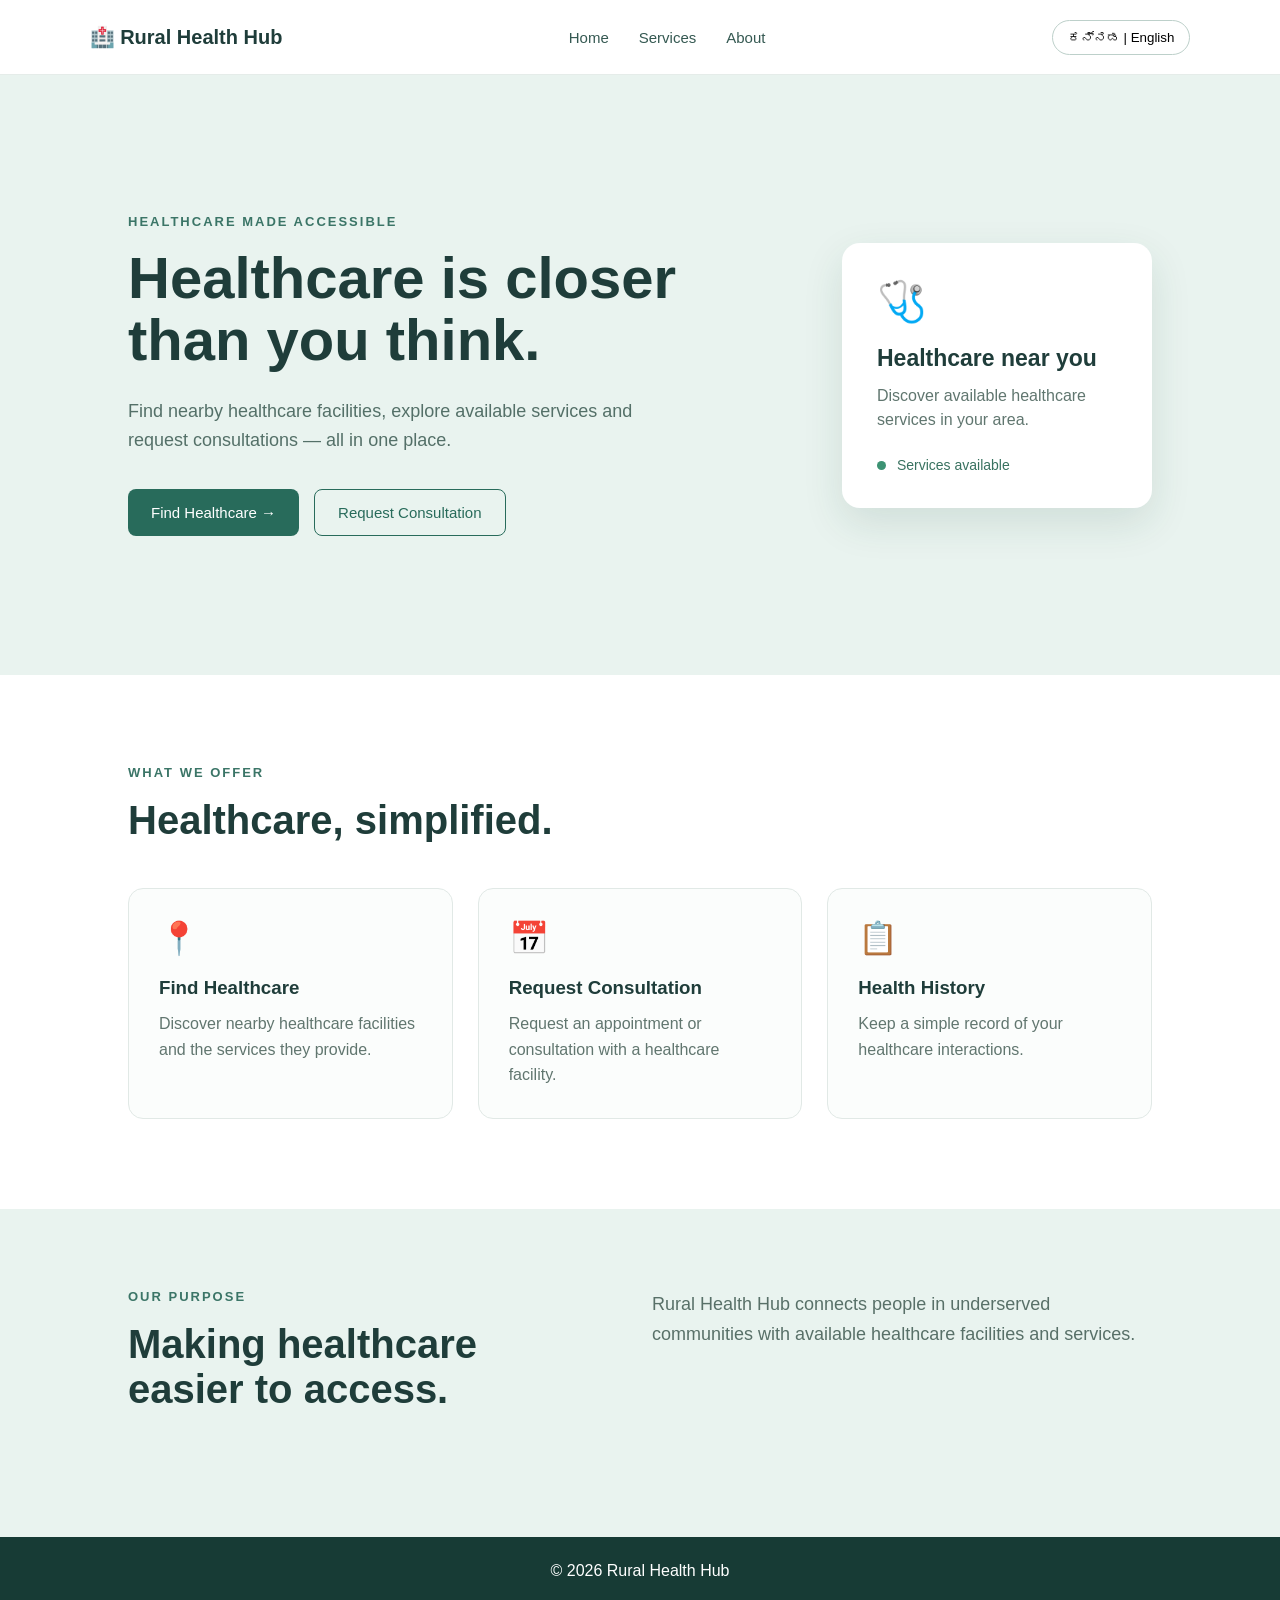
<file: Frontend/index.html>
<!DOCTYPE html>
<html lang="en">

<head>
    <meta charset="UTF-8">
    <meta name="viewport" content="width=device-width, initial-scale=1.0">

    <title>Rural Health Hub</title>

    <link rel="stylesheet" href="style.css">
</head>

<body>

    <!-- Navigation Bar -->
    <nav class="navbar">

        <div class="logo">
            🏥 Rural Health Hub
        </div>

        <div class="nav-links">
            <a href="index.html">Home</a>
            <a href="#services">Services</a>
            <a href="#about">About</a>
        </div>

        <button class="language-btn">ಕನ್ನಡ | English</button>

    </nav>


    <!-- Hero Section -->
    <section class="hero">

        <div class="hero-content">

            <p class="tagline">
                HEALTHCARE MADE ACCESSIBLE
            </p>

            <h1>
                Healthcare is closer<br>
                than you think.
            </h1>

            <p class="hero-text">
                Find nearby healthcare facilities, explore available
                services and request consultations — all in one place.
            </p>

            <div class="hero-buttons">

                <button id="findButton" class="primary-btn">
                    Find Healthcare →
                </button>

                <button class="secondary-btn">
                    Request Consultation
                </button>

            </div>

        </div>


        <div class="hero-card">

            <div class="card-icon">
                🩺
            </div>

            <h3>Healthcare near you</h3>

            <p>
                Discover available healthcare services
                in your area.
            </p>

            <div class="availability">
                <span class="dot"></span>
                Services available
            </div>

        </div>

    </section>


    <!-- Services Section -->
    <section id="services" class="services">

        <p class="section-label">
            WHAT WE OFFER
        </p>

        <h2>
            Healthcare, simplified.
        </h2>

        <div class="service-container">

            <div class="service-card">
                <div class="service-icon">📍</div>

                <h3>Find Healthcare</h3>

                <p>
                    Discover nearby healthcare facilities
                    and the services they provide.
                </p>
            </div>


            <div class="service-card">
                <div class="service-icon">📅</div>

                <h3>Request Consultation</h3>

                <p>
                    Request an appointment or consultation
                    with a healthcare facility.
                </p>
            </div>


            <div class="service-card"
        onclick="window.location.href='health-history.html'"
        style="cursor: pointer;">

        <div class="service-icon">📋</div>

        <h3>Health History</h3>

        <p>
        Keep a simple record of your
        healthcare interactions.
        </p>

        </div>

        </div>

    </section>


    <!-- About Section -->
    <section id="about" class="about">

        <div>
            <p class="section-label">
                OUR PURPOSE
            </p>

            <h2>
                Making healthcare easier to access.
            </h2>
        </div>

        <p>
            Rural Health Hub connects people in underserved
            communities with available healthcare facilities
            and services.
        </p>

    </section>


    <footer>

        <p>
            © 2026 Rural Health Hub
        </p>

    </footer>


    <script src="script.js"></script>

</body>

</html>
</file>
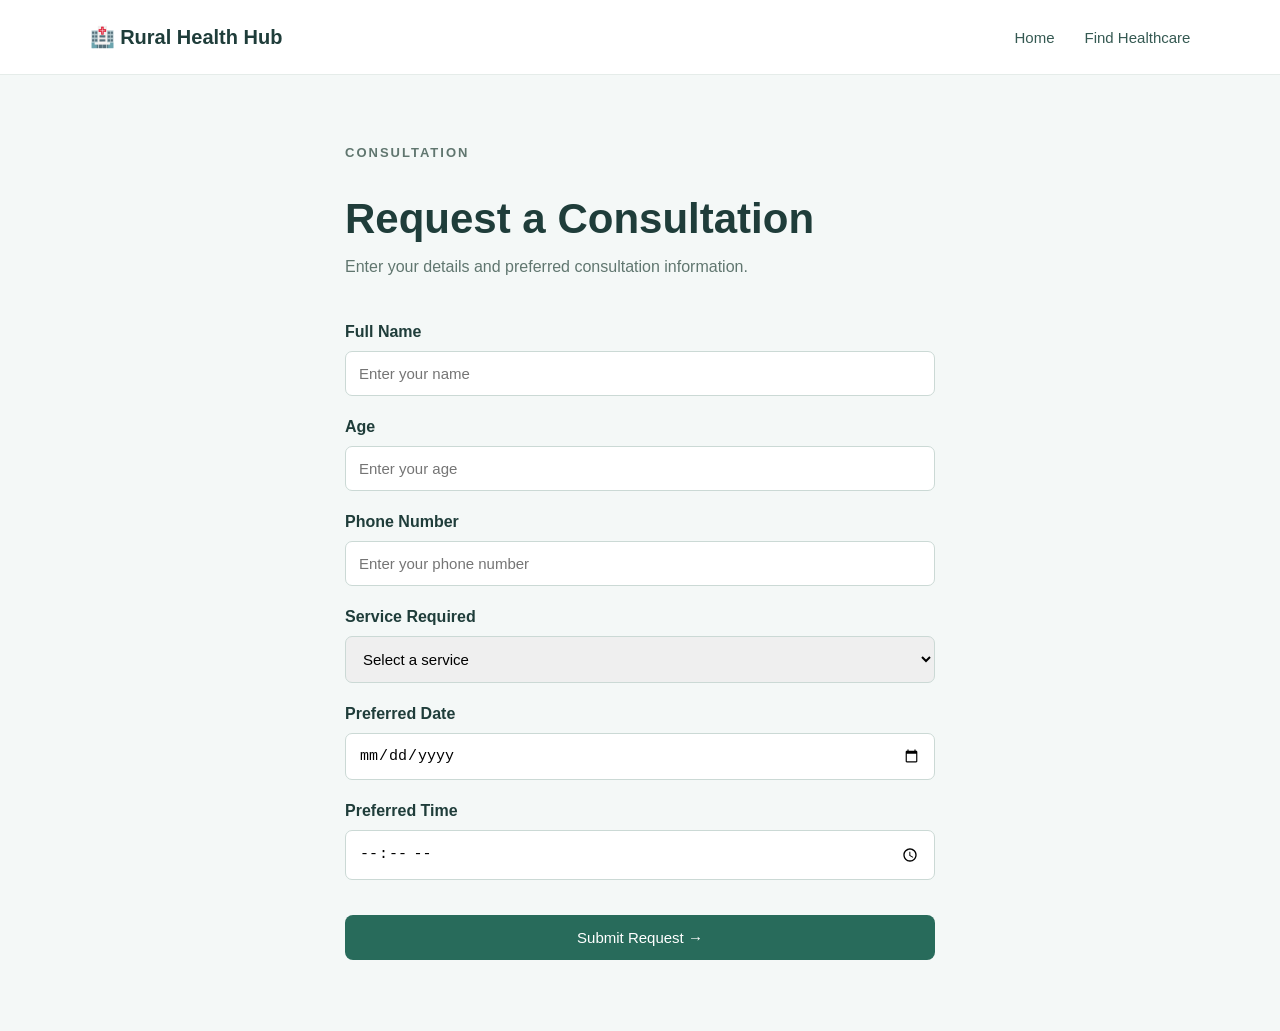
<file: Frontend/appointment.html>
<!DOCTYPE html>
<html lang="en">

<head>
    <meta charset="UTF-8">
    <meta name="viewport" content="width=device-width, initial-scale=1.0">

    <title>Request Consultation | Rural Health Hub</title>

    <link rel="stylesheet" href="style.css">
</head>

<body>

    <nav class="navbar">

        <div class="logo">
            🏥 Rural Health Hub
        </div>

        <div class="nav-links">
            <a href="index.html">Home</a>
            <a href="facilities.html">Find Healthcare</a>
        </div>

    </nav>


    <section class="appointment-section">

        <p class="section-label">
            CONSULTATION
        </p>

        <h1>Request a Consultation</h1>

        <p>
            Enter your details and preferred consultation information.
        </p>


        <form id="appointmentForm">

            <label for="name">
                Full Name
            </label>

            <input
                type="text"
                id="name"
                name="name"
                placeholder="Enter your name"
                required
            >


            <label for="age">
                Age
            </label>

            <input
                type="number"
                id="age"
                name="age"
                placeholder="Enter your age"
                required
            >


            <label for="phone">
                Phone Number
            </label>

            <input
                type="tel"
                id="phone"
                name="phone"
                placeholder="Enter your phone number"
                required
            >


            <label for="service">
                Service Required
            </label>

            <select id="service" name="service" required>

                <option value="">
                    Select a service
                </option>

                <option value="General Consultation">
                    General Consultation
                </option>

                <option value="Vaccination">
                    Vaccination
                </option>

                <option value="Basic Diagnostics">
                    Basic Diagnostics
                </option>

            </select>


            <label for="date">
                Preferred Date
            </label>

            <input
                type="date"
                id="date"
                name="date"
                required
            >


            <label for="time">
                Preferred Time
            </label>

            <input
                type="time"
                id="time"
                name="time"
                required
            >


            <button
                type="submit"
                class="primary-btn">

                Submit Request →

            </button>

        </form>

    </section>


    <script src="script.js"></script>

</body>

</html>
</file>
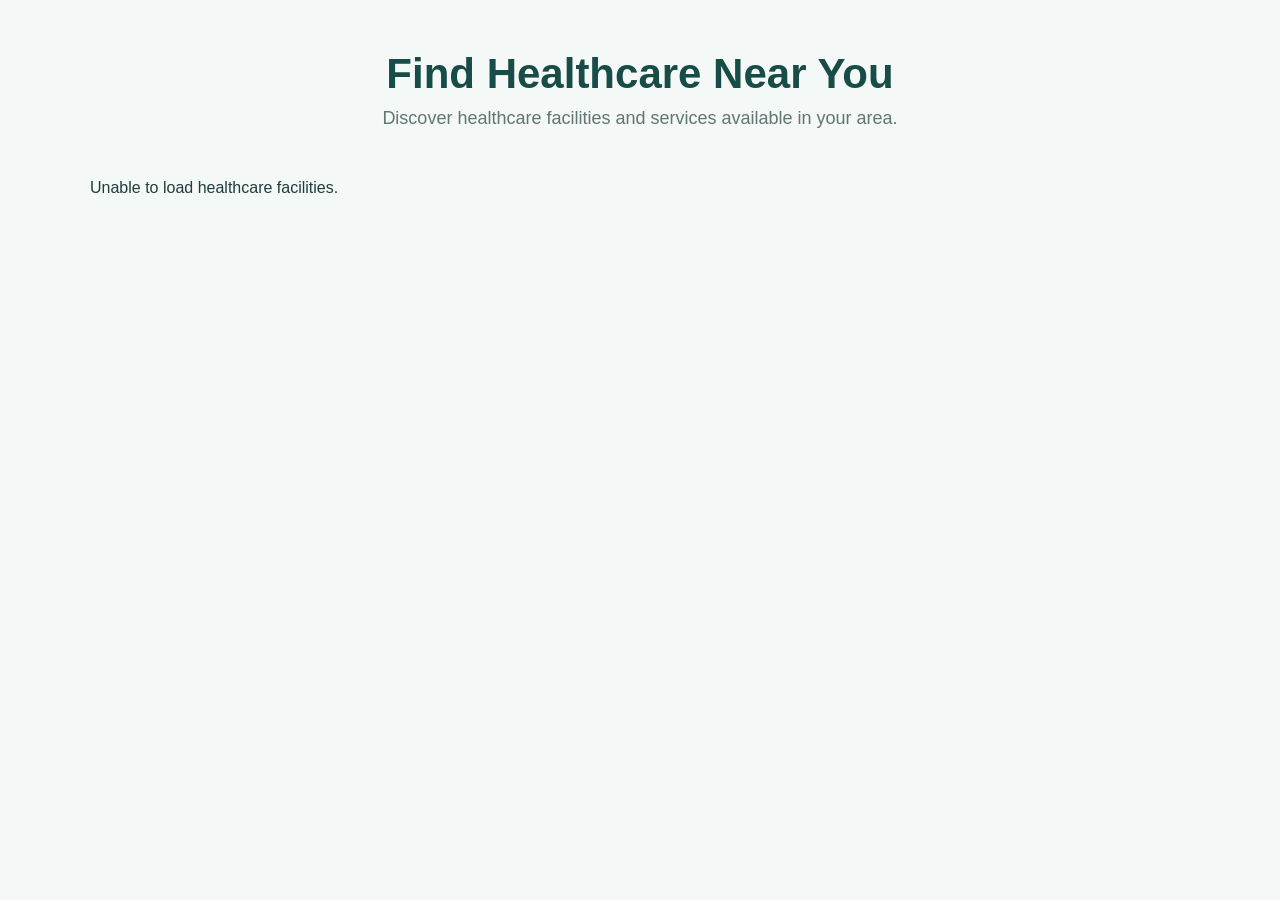
<file: Frontend/facilities.html>
<!DOCTYPE html>
<html lang="en">

<head>
    <meta charset="UTF-8">
    <meta name="viewport" content="width=device-width, initial-scale=1.0">

    <title>Find Healthcare</title>

    <link rel="stylesheet" href="style.css">
</head>

<body>
    <div class="facilities-header">
    <h1>Find Healthcare Near You</h1>

    <p>
        Discover healthcare facilities and services available in your area.
    </p>
    </div>
    <div id="facilitiesContainer">
        <p>Loading healthcare facilities...</p>
    </div>


    <script>

        fetch("https://ruralhealthhub-production.up.railway.app/api/facilities")
            .then(response => response.json())
            .then(facilities => {

                const container = document.getElementById("facilitiesContainer");

                container.innerHTML = "";

                facilities.forEach(facility => {

                    const services = facility.services.split(",");

                    let servicesList = "";

                    services.forEach(service => {
                        servicesList += `<span class="service-item">${service.trim()}</span>`;
                    });

                    container.innerHTML += `
                        <div class="facility-card">
                            <h2>${facility.name}</h2>

                            <p>📍 ${facility.location}</p>

                            <p>Services:</p>

                            <ul>
                                ${servicesList}
                            </ul>

                            <button onclick="window.location.href='facility-details.html?id=${facility.id}'">
                                View Services
                            </button>
                        </div>
                    `;

                });

            })
            .catch(error => {

                console.error("Error:", error);

                document.getElementById("facilitiesContainer").innerHTML =
                    "<p>Unable to load healthcare facilities.</p>";

            });

    </script>

</body>

</html>
</file>
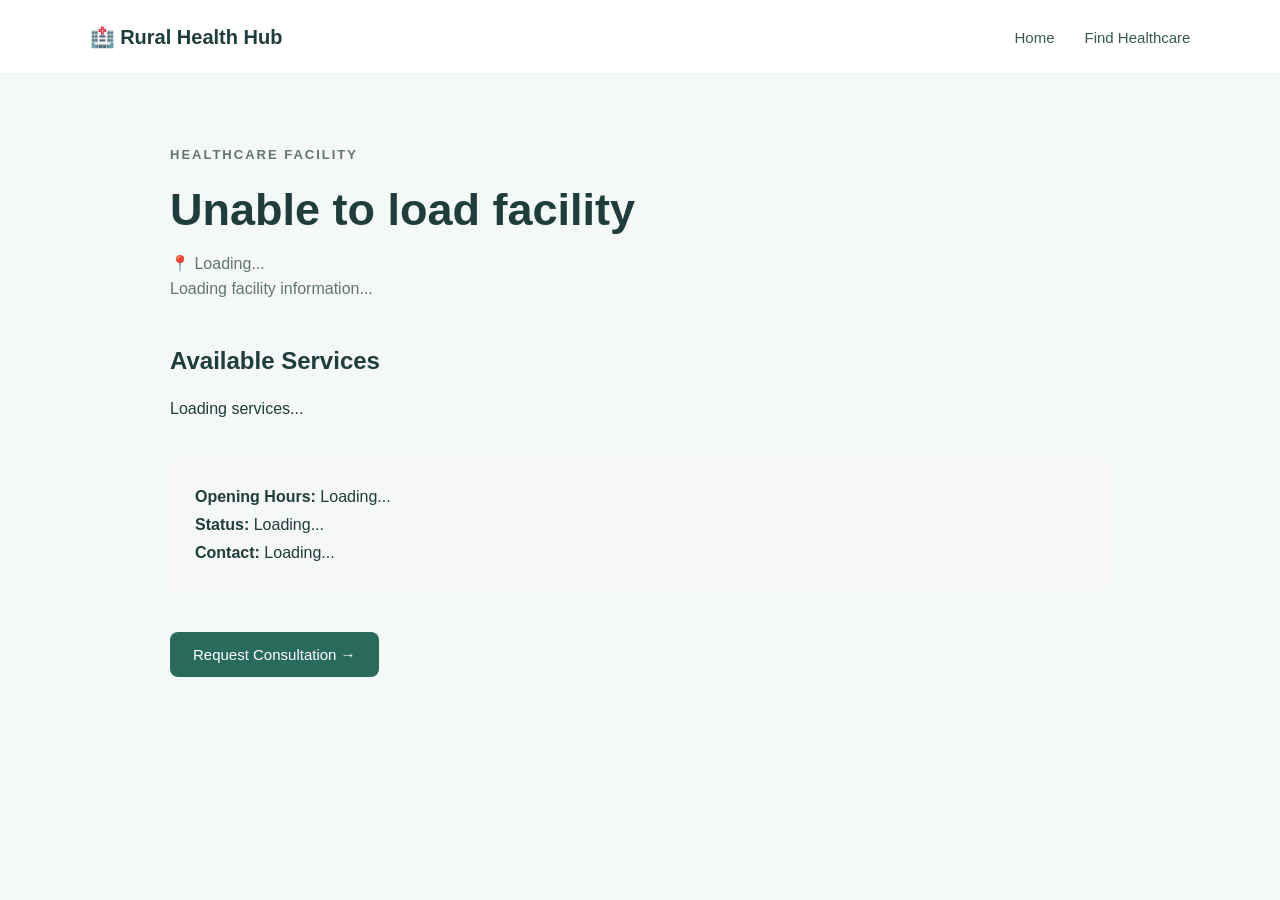
<file: Frontend/facility-details.html>
<!DOCTYPE html>
<html lang="en">

<head>
    <meta charset="UTF-8">
    <meta name="viewport" content="width=device-width, initial-scale=1.0">

    <title>Facility Details | Rural Health Hub</title>

    <link rel="stylesheet" href="style.css">
</head>

<body>

    <nav class="navbar">

        <div class="logo">
            🏥 Rural Health Hub
        </div>

        <div class="nav-links">
            <a href="index.html">Home</a>
            <a href="facilities.html">Find Healthcare</a>
        </div>

    </nav>


    <section class="facility-details">

        <p class="section-label">
            HEALTHCARE FACILITY
        </p>

        <h1 id="facilityName">Loading...</h1>

        <p class="location" id="facilityLocation">
            📍 Loading...
        </p>

        <p id="facilityDescription">
            Loading facility information...
        </p>


        <h2>Available Services</h2>

        <div class="available-services" id="servicesContainer">
            Loading services...
        </div>


        <div class="facility-info">

            <p>
                <strong>Opening Hours:</strong>
                <span id="openingHours">Loading...</span>
            </p>

            <p>
                <strong>Status:</strong>
                <span id="facilityStatus">Loading...</span>
            </p>

            <p>
                <strong>Contact:</strong>
                <span id="facilityContact">Loading...</span>
            </p>

        </div>


        <button
            class="primary-btn"
            id="consultationButton">

            Request Consultation →

        </button>

    </section>


    <script src="script.js"></script>

    <script>

        // Get facility ID from the URL

        const urlParams = new URLSearchParams(window.location.search);
        const facilityId = urlParams.get("id");


        // Get facility information from Flask

        fetch(`https://ruralhealthhub-production.up.railway.app/api/facilities/${facilityId}`)

            .then(response => response.json())

            .then(facility => {

                document.getElementById("facilityName").textContent =
                    facility.name;

                document.getElementById("facilityLocation").textContent =
                    "📍 " + facility.location;

                document.getElementById("facilityDescription").textContent =
                    facility.description;

                document.getElementById("openingHours").textContent =
                    facility.opening_hours;

                document.getElementById("facilityStatus").textContent =
                    facility.status;

                document.getElementById("facilityContact").textContent =
                    facility.contact;


                const servicesContainer =
                    document.getElementById("servicesContainer");

                servicesContainer.innerHTML = "";


                const services = facility.services.split(",");


                services.forEach(service => {

                    servicesContainer.innerHTML += `
                        <div class="available-service">
                            🩺
                            <h3>${service.trim()}</h3>
                            <p>Healthcare service available at this facility.</p>
                        </div>
                    `;

                });

            })

            .catch(error => {

                console.error("Error:", error);

                document.getElementById("facilityName").textContent =
                    "Unable to load facility";

            });

    </script>

</body>

</html>
</file>
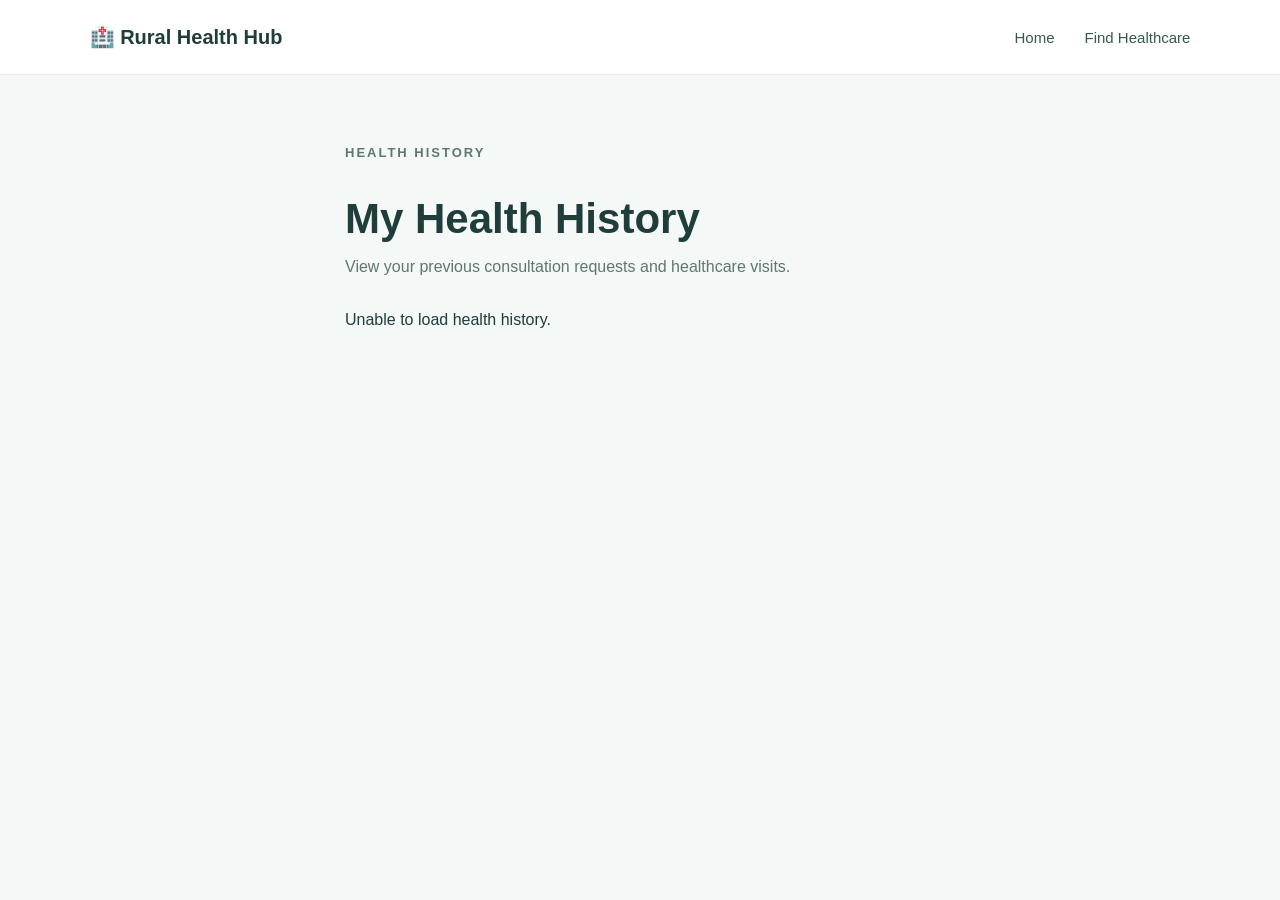
<file: Frontend/health-history.html>
<!DOCTYPE html>
<html lang="en">

<head>
    <meta charset="UTF-8">
    <meta name="viewport" content="width=device-width, initial-scale=1.0">

    <title>Health History | Rural Health Hub</title>

    <link rel="stylesheet" href="style.css">
</head>

<body>

    <nav class="navbar">

        <div class="logo">
            🏥 Rural Health Hub
        </div>

        <div class="nav-links">
            <a href="index.html">Home</a>
            <a href="facilities.html">Find Healthcare</a>
        </div>

    </nav>


    <section class="appointment-section">

        <p class="section-label">
            HEALTH HISTORY
        </p>

        <h1>My Health History</h1>

        <p>
            View your previous consultation requests and healthcare visits.
        </p>

        <div id="historyContainer">

            <p>Loading health history...</p>

        </div>

    </section>


    <script>

       const patientId = localStorage.getItem("patient_id");

        fetch(`https://ruralhealthhub-production.up.railway.app/api/health-history/${patientId}`)

            .then(response => response.json())

            .then(history => {

                const container =
                    document.getElementById("historyContainer");

                container.innerHTML = "";


                if (history.length === 0) {

                    container.innerHTML =
                        "<p>No health history found.</p>";

                    return;

                }


                history.forEach(record => {

                    container.innerHTML += `

                        <div>

                            <h2>${record.service}</h2>

                            <p>
                                🏥 ${record.facility_name}
                            </p>

                            <p>
                                📅 ${record.preferred_date}
                            </p>

                            <p>
                                🕐 ${record.preferred_time}
                            </p>

                            <p>
                                Status: ${record.status}
                            </p>

                        </div>

                    `;

                });

            })

            .catch(error => {

                console.error("Error:", error);

                document.getElementById("historyContainer").innerHTML =
                    "<p>Unable to load health history.</p>";

            });

    </script>

</body>

</html>
</file>
<file: Frontend/style.css>
* {
    margin: 0;
    padding: 0;
    box-sizing: border-box;
}

body {
    font-family: Arial, sans-serif;
    background: #f5f8f7;
    color: #173b35;
}


/* NAVBAR */

.navbar {
    height: 75px;
    display: flex;
    align-items: center;
    justify-content: space-between;

    padding: 0 7%;

    background: white;
    border-bottom: 1px solid #e5ece9;
}

.logo {
    font-size: 20px;
    font-weight: bold;
}

.nav-links {
    display: flex;
    gap: 30px;
}

.nav-links a {
    text-decoration: none;
    color: #355952;
    font-size: 15px;
}

.language-btn {
    border: 1px solid #bdd0ca;
    background: white;
    padding: 9px 15px;
    border-radius: 20px;
    cursor: pointer;
}


/* HERO */

.hero {
    min-height: 600px;

    display: flex;
    align-items: center;
    justify-content: space-between;

    padding: 80px 10%;

    background: #e9f3ef;
}

.hero-content {
    max-width: 600px;
}

.tagline,
.section-label {
    font-size: 13px;
    font-weight: bold;
    letter-spacing: 2px;
    color: #3b7567;
    margin-bottom: 18px;
}

.hero h1 {
    font-size: 58px;
    line-height: 1.08;
    margin-bottom: 25px;
}

.hero-text {
    font-size: 18px;
    line-height: 1.6;
    color: #547068;
    max-width: 530px;
}


/* BUTTONS */

.hero-buttons {
    display: flex;
    gap: 15px;
    margin-top: 35px;
}

.primary-btn,
.secondary-btn {
    padding: 14px 23px;
    border-radius: 8px;
    font-size: 15px;
    cursor: pointer;
}

.primary-btn {
    border: none;
    background: #286b5b;
    color: white;
}

.secondary-btn {
    border: 1px solid #286b5b;
    background: transparent;
    color: #286b5b;
}


/* HERO CARD */

.hero-card {
    width: 310px;
    padding: 35px;

    background: white;
    border-radius: 18px;

    box-shadow: 0 15px 40px rgba(25, 70, 60, 0.12);
}

.card-icon {
    font-size: 40px;
    margin-bottom: 20px;
}

.hero-card h3 {
    font-size: 23px;
    margin-bottom: 12px;
}

.hero-card p {
    color: #60766f;
    line-height: 1.5;
}

.availability {
    margin-top: 25px;
    font-size: 14px;
    color: #397260;
}

.dot {
    display: inline-block;

    width: 9px;
    height: 9px;

    background: #3c9273;
    border-radius: 50%;

    margin-right: 7px;
}


/* SERVICES */

.services {
    padding: 90px 10%;
    background: white;
}

.services h2,
.about h2 {
    font-size: 40px;
    margin-bottom: 45px;
}

.service-container {
    display: flex;
    gap: 25px;
}

.service-card {
    flex: 1;

    padding: 30px;

    border: 1px solid #e1e9e6;
    border-radius: 15px;

    background: #fbfdfc;
}

.service-icon {
    font-size: 32px;
    margin-bottom: 20px;
}

.service-card h3 {
    margin-bottom: 12px;
}

.service-card p {
    color: #61766f;
    line-height: 1.6;
}


/* ABOUT */

.about {
    padding: 80px 10%;

    display: flex;
    justify-content: space-between;
    gap: 60px;

    background: #e9f3ef;
}

.about h2 {
    max-width: 500px;
}

.about > p {
    max-width: 500px;

    font-size: 18px;
    line-height: 1.7;

    color: #587068;
}


/* FOOTER */

footer {
    padding: 25px 10%;
    background: #173b35;
    color: white;
    text-align: center;
}


/* MOBILE */

@media (max-width: 800px) {

    .nav-links {
        display: none;
    }

    .hero {
        flex-direction: column;
        gap: 50px;
        text-align: center;
    }

    .hero h1 {
        font-size: 42px;
    }

    .hero-buttons {
        justify-content: center;
        flex-wrap: wrap;
    }

    .service-container {
        flex-direction: column;
    }

    .about {
        flex-direction: column;
    }

}
/* FACILITY DETAILS */

.facility-details {
    max-width: 1000px;
    margin: auto;
    padding: 70px 30px;
}

.facility-details h1 {
    font-size: 45px;
    margin-bottom: 15px;
}

.facility-details > p {
    max-width: 650px;
    line-height: 1.6;
    color: #60766f;
}

.facility-details h2 {
    margin-top: 45px;
    margin-bottom: 25px;
}

.available-services {
    display: grid;
    grid-template-columns: repeat(3, 1fr);
    gap: 20px;
}

.available-service {
    padding: 25px;
    background: #e9f3ef;
    border-radius: 12px;
}

.available-service h3 {
    margin: 15px 0 10px;
}

.available-service p {
    color: #60766f;
    line-height: 1.5;
}

.facility-info {
    margin: 35px 0;
    padding: 25px;
    background: #f5f8f7;
    border-radius: 12px;
}

.facility-info p {
    margin: 10px 0;
}


/* MOBILE */

@media (max-width: 800px) {

    .available-services {
        grid-template-columns: 1fr;
    }

}
/* APPOINTMENT */

.appointment-section {
    max-width: 650px;
    margin: auto;
    padding: 70px 30px;
}

.appointment-section h1 {
    font-size: 42px;
    margin-bottom: 15px;
}

.appointment-section > p {
    color: #60766f;
    margin-bottom: 35px;
}

#appointmentForm {
    display: flex;
    flex-direction: column;
    gap: 10px;
}

#appointmentForm label {
    margin-top: 12px;
    font-weight: bold;
}

#appointmentForm input,
#appointmentForm select {
    padding: 13px;

    border: 1px solid #cbd9d5;
    border-radius: 7px;

    font-size: 15px;
}

#appointmentForm button {
    margin-top: 25px;
}
/* =========================
   FACILITIES PAGE
========================= */

body {
    margin: 0;
    font-family: Arial, sans-serif;
    background: #f4f8f7;
    color: #1f3d3a;
}

.facilities-header {
    text-align: center;
    padding: 50px 20px 30px;
}

.facilities-header h1 {
    font-size: 42px;
    margin-bottom: 10px;
    color: #174c47;
}

.facilities-header p {
    font-size: 18px;
    color: #617572;
}

#facilitiesContainer {
    width: 90%;
    max-width: 1100px;
    margin: 20px auto 60px;

    display: grid;
    grid-template-columns: repeat(auto-fit, minmax(300px, 1fr));
    gap: 25px;
}

.facility-card {
    background: white;
    border-radius: 18px;
    padding: 25px;

    border: 1px solid #e1ece9;
    box-shadow: 0 8px 25px rgba(0, 0, 0, 0.08);

    transition: transform 0.2s ease, box-shadow 0.2s ease;
}

.facility-card:hover {
    transform: translateY(-5px);
    box-shadow: 0 14px 30px rgba(0, 0, 0, 0.12);
}

.facility-card h2 {
    margin-top: 0;
    color: #174c47;
    font-size: 25px;
}

.facility-card p {
    color: #617572;
}

.facility-card ul {
    padding: 0;
    margin: 10px 0;
}

.service-item {
    display: inline-block;

    background: #e8f5f2;
    color: #17665d;

    padding: 7px 12px;
    margin: 4px 3px;

    border-radius: 20px;
    font-size: 14px;
}

.facility-card button {
    width: 100%;
    margin-top: 18px;
    padding: 12px;

    border: none;
    border-radius: 10px;

    background: #17665d;
    color: white;

    font-size: 16px;
    font-weight: bold;

    cursor: pointer;
}

.facility-card button:hover {
    background: #104c45;
}

@media (max-width: 600px) {

    .facilities-header h1 {
        font-size: 32px;
    }

    #facilitiesContainer {
        width: 92%;
        grid-template-columns: 1fr;
    }
}
</file>
